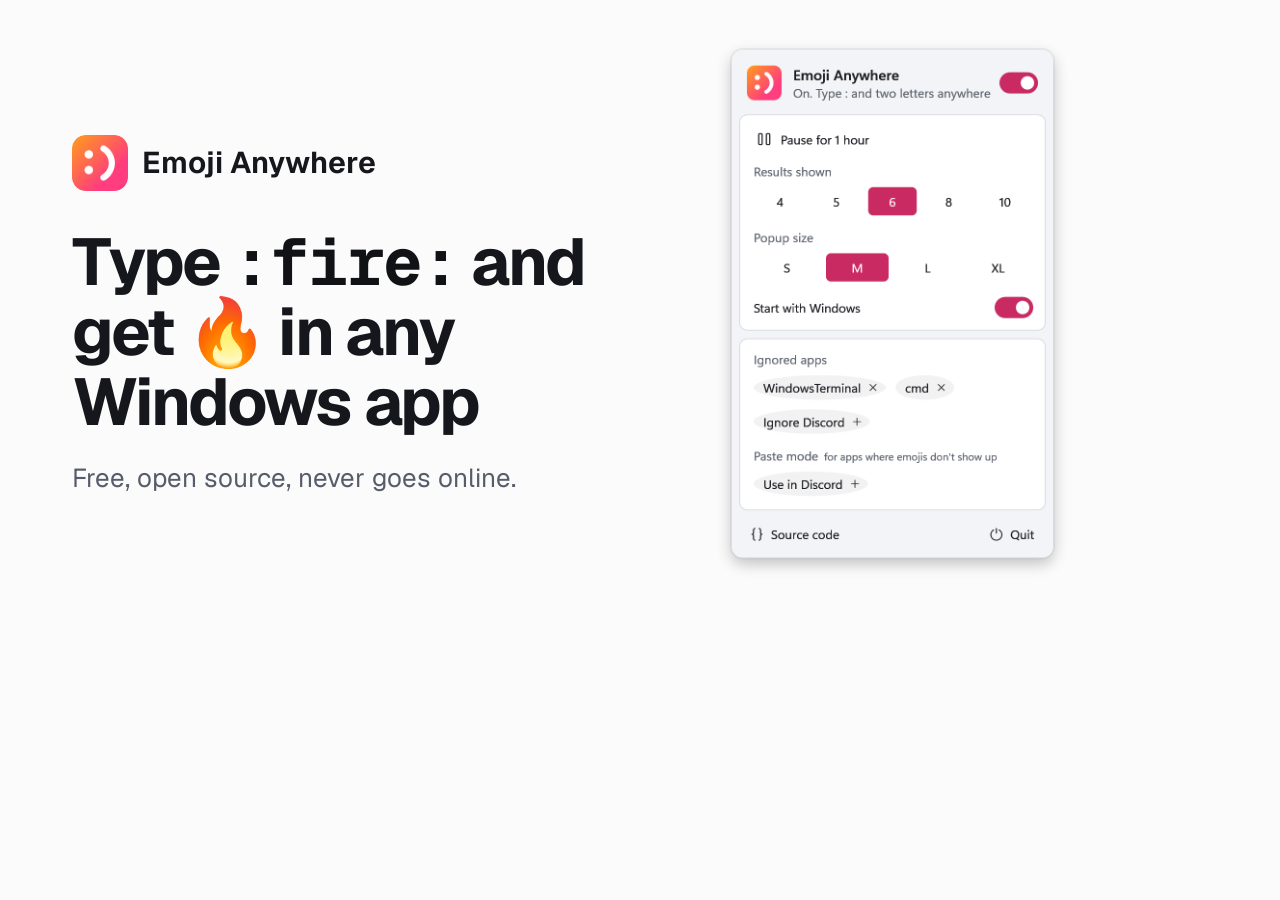
<file: website/tools/og.html>
<!doctype html><meta charset="utf-8">
<!-- Source for assets/img/og.png (1200x630). Render: headless browser screenshot of this file. -->
<style>
@font-face { font-family: Geist; src: url("../assets/fonts/Geist-Variable.woff2"); font-weight: 100 900; }
@font-face { font-family: GeistMono; src: url("../assets/fonts/GeistMono-Variable.woff2"); font-weight: 100 900; }
html, body { margin: 0; width: 1200px; height: 630px; background: #fbfbfc; font-family: Geist, sans-serif; color: #15171c; overflow: hidden; }
.wrap { display: grid; grid-template-columns: 1.25fr 1fr; align-items: center; height: 100%; padding: 0 72px; gap: 48px; box-sizing: border-box; }
.brand { display: flex; align-items: center; gap: 14px; font-size: 30px; font-weight: 650; margin-bottom: 36px; }
.brand img { width: 56px; height: 56px; border-radius: 14px; }
h1 { font-size: 66px; line-height: 1.06; letter-spacing: -0.035em; margin: 0 0 24px; }
.t { font-family: GeistMono; color: #111215; }
.e { font-family: "Segoe UI Emoji"; font-weight: 400; }
p { font-size: 26px; color: #565c69; margin: 0; }
img.shot { height: 560px; width: auto; justify-self: center; border-radius: 16px; }
</style>
<div class="wrap">
  <div>
    <div class="brand"><img src="../assets/img/icon-256.png" alt="">Emoji Anywhere</div>
    <h1>Type <span class="t">:fire:</span> and get <span class="e">🔥</span> in any Windows app</h1>
    <p>Free, open source, never goes online.</p>
  </div>
  <img class="shot" src="../assets/img/panel-light.png" alt="">
</div>
</file>
